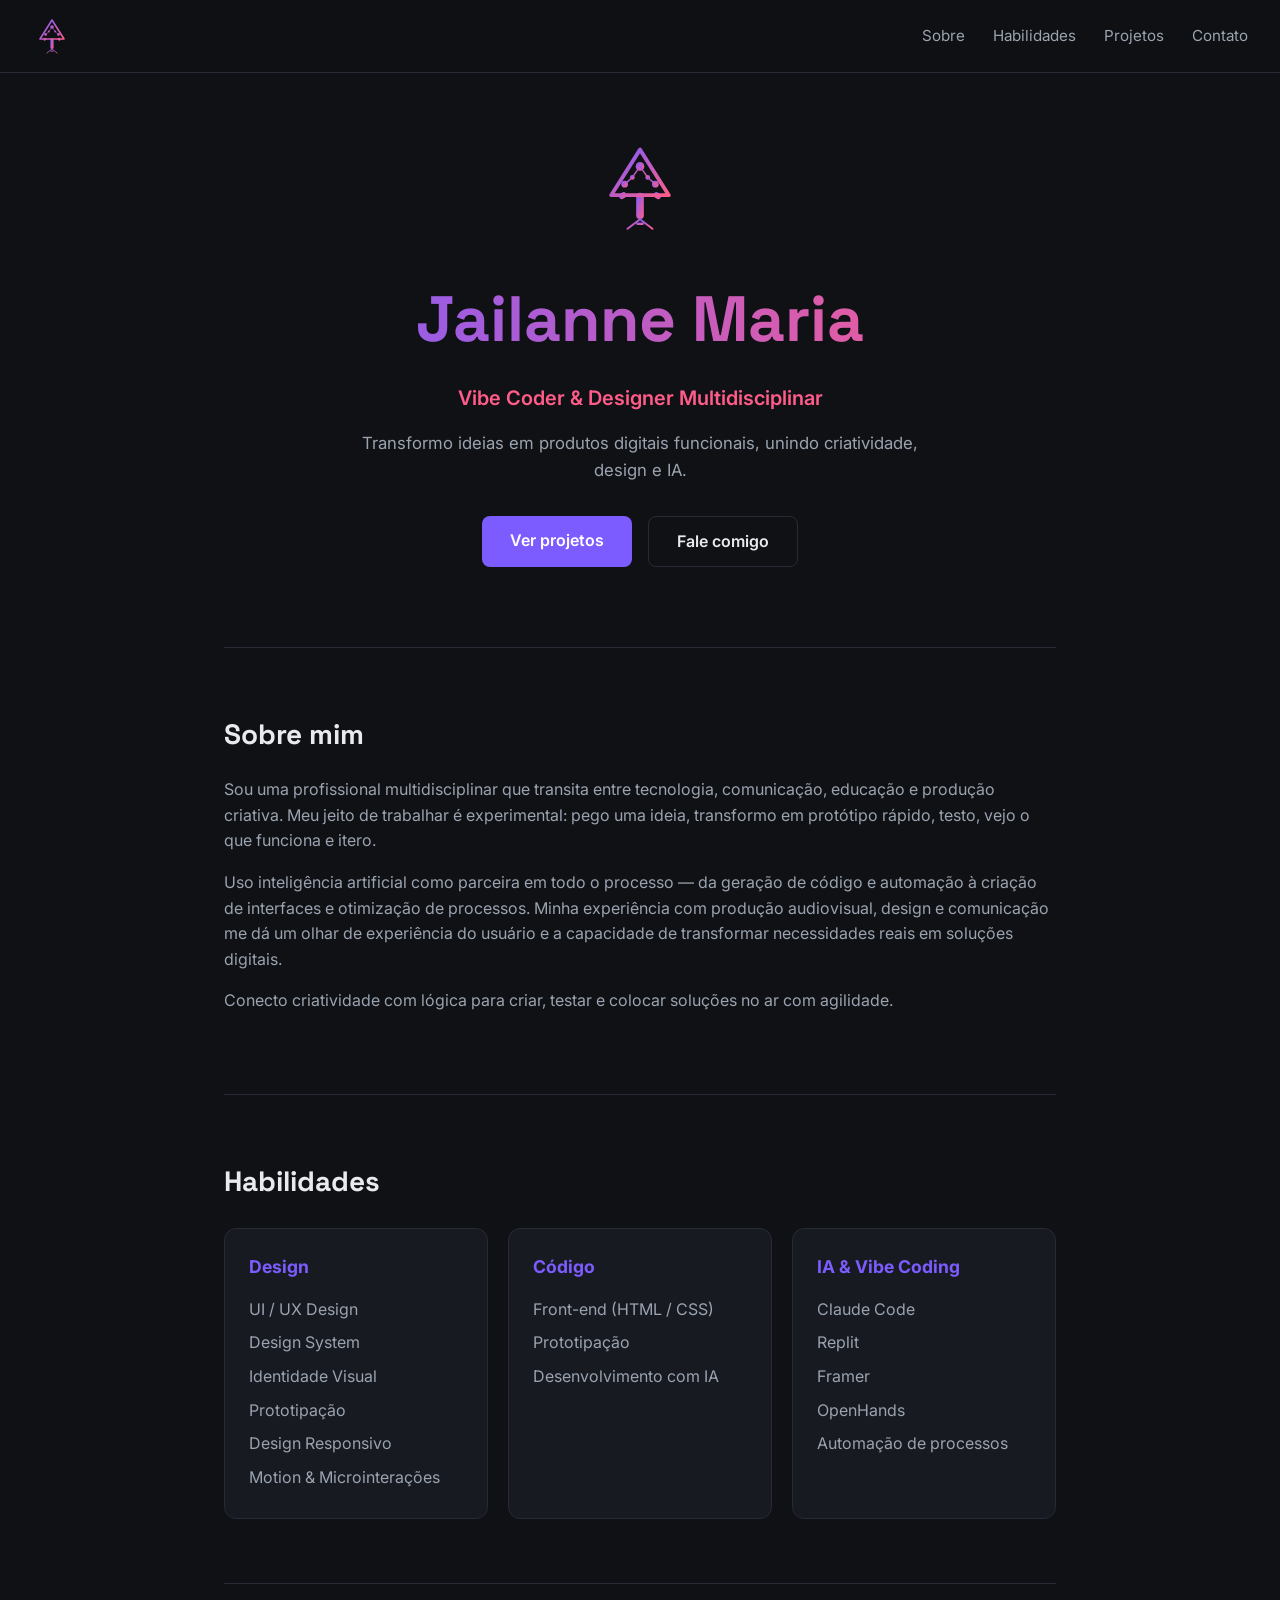
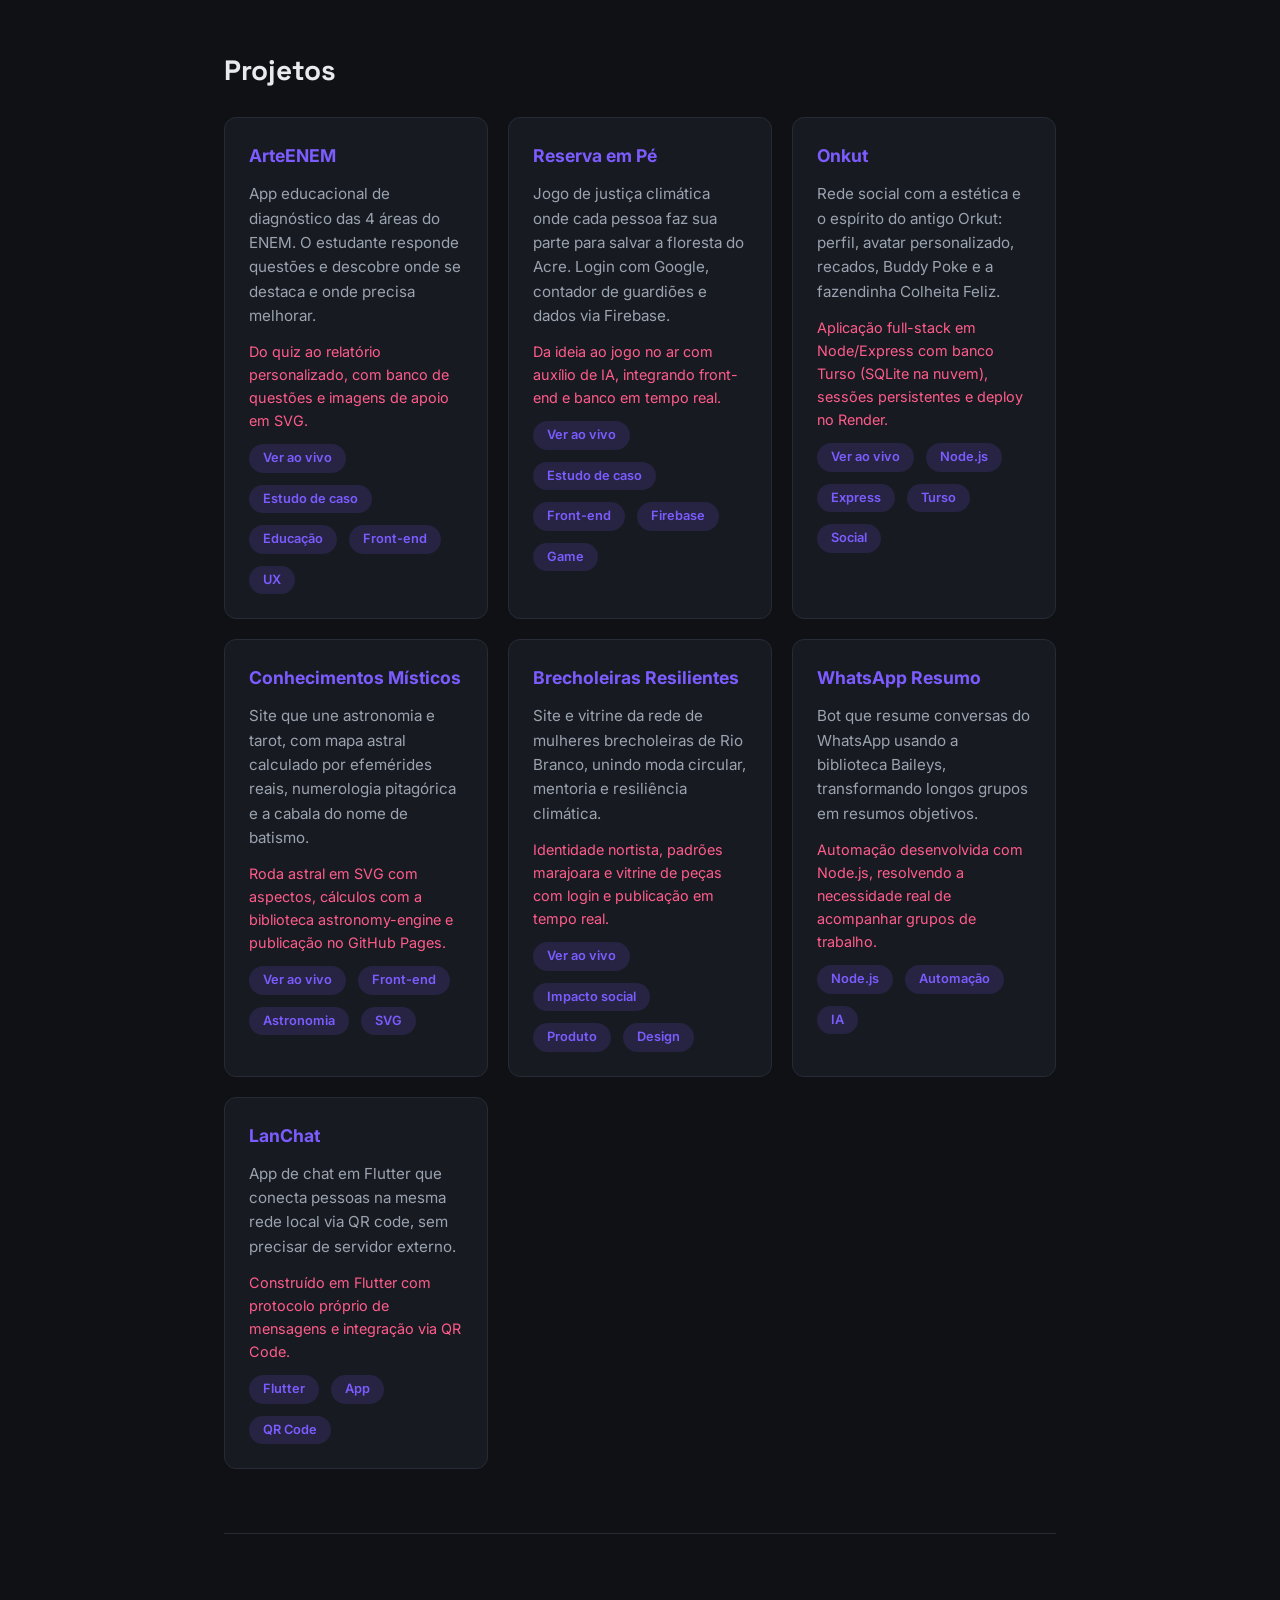
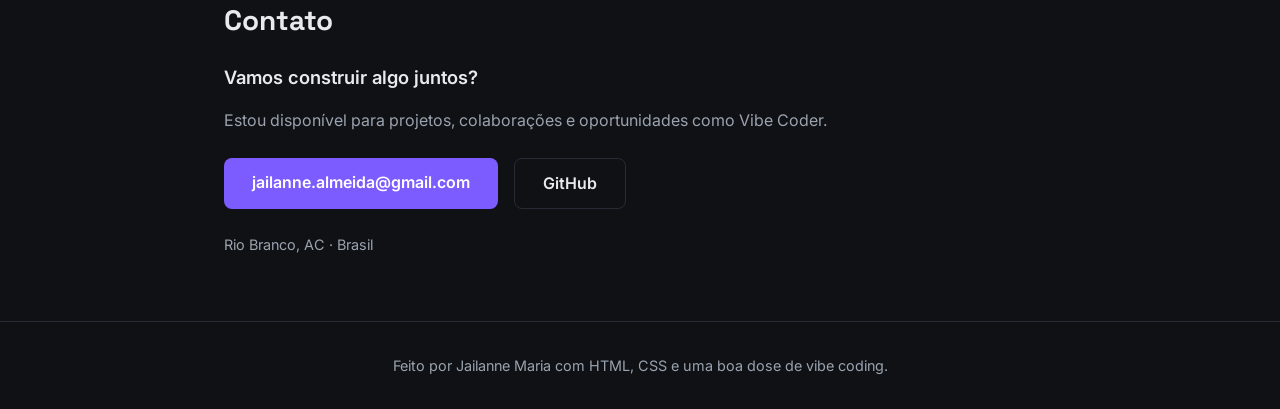
<file: index.html>
<!DOCTYPE html>
<html lang="pt-BR">
<head>
  <meta charset="UTF-8">
  <meta name="viewport" content="width=device-width, initial-scale=1.0">
  <meta name="description" content="Portfólio de Jailanne Maria — Vibe Coder & Designer Multidisciplinar.">
  <title>Jailanne Maria · Vibe Coder & Designer</title>
  <link rel="stylesheet" href="style.css">
  <link rel="preconnect" href="https://fonts.googleapis.com">
  <link rel="preconnect" href="https://fonts.gstatic.com" crossorigin>
  <link href="https://fonts.googleapis.com/css2?family=Inter:wght@400;500;600;700&family=Space+Grotesk:wght@500;700&display=swap" rel="stylesheet">
</head>
<body>

  <header class="nav">
    <a class="nav-logo" href="#top">
      <img src="logo.svg" alt="Logo Jailanne Maria" class="nav-logo-img">
    </a>
    <nav class="nav-links">
      <a href="#sobre">Sobre</a>
      <a href="#habilidades">Habilidades</a>
      <a href="#projetos">Projetos</a>
      <a href="#contato">Contato</a>
    </nav>
  </header>

  <main id="top">
    <section class="hero">
      <img src="logo.svg" alt="Logo Jailanne Maria" class="hero-logo">
      <h1 class="hero-title">Jailanne Maria</h1>
      <p class="hero-role">Vibe Coder &amp; Designer Multidisciplinar</p>
      <p class="hero-desc">Transformo ideias em produtos digitais funcionais, unindo criatividade, design e IA.</p>
      <div class="hero-actions">
        <a class="btn btn-primary" href="#projetos">Ver projetos</a>
        <a class="btn btn-outline" href="#contato">Fale comigo</a>
      </div>
    </section>

    <section id="sobre" class="section">
      <h2 class="section-title">Sobre mim</h2>
      <p class="section-text">
        Sou uma profissional multidisciplinar que transita entre tecnologia, comunicação, educação e produção criativa.
        Meu jeito de trabalhar é experimental: pego uma ideia, transformo em protótipo rápido, testo, vejo o que funciona e itero.
      </p>
      <p class="section-text">
        Uso inteligência artificial como parceira em todo o processo — da geração de código e automação à criação de interfaces
        e otimização de processos. Minha experiência com produção audiovisual, design e comunicação me dá um olhar de experiência
        do usuário e a capacidade de transformar necessidades reais em soluções digitais.
      </p>
      <p class="section-text">
        Conecto criatividade com lógica para criar, testar e colocar soluções no ar com agilidade.
      </p>
    </section>

    <section id="habilidades" class="section">
      <h2 class="section-title">Habilidades</h2>
      <div class="cards">
        <div class="card">
          <h3>Design</h3>
          <ul>
            <li>UI / UX Design</li>
            <li>Design System</li>
            <li>Identidade Visual</li>
            <li>Prototipação</li>
            <li>Design Responsivo</li>
            <li>Motion &amp; Microinterações</li>
          </ul>
        </div>
        <div class="card">
          <h3>Código</h3>
          <ul>
            <li>Front-end (HTML / CSS)</li>
            <li>Prototipação</li>
            <li>Desenvolvimento com IA</li>
          </ul>
        </div>
        <div class="card">
          <h3>IA &amp; Vibe Coding</h3>
          <ul>
            <li>Claude Code</li>
            <li>Replit</li>
            <li>Framer</li>
            <li>OpenHands</li>
            <li>Automação de processos</li>
          </ul>
        </div>
      </div>
    </section>

    <section id="projetos" class="section">
      <h2 class="section-title">Projetos</h2>
      <div class="cards">
        <div class="card project">
          <h3>ArteENEM</h3>
          <p class="project-desc">App educacional de diagnóstico das 4 áreas do ENEM. O estudante responde questões e descobre onde se destaca e onde precisa melhorar.</p>
          <p class="project-process">Do quiz ao relatório personalizado, com banco de questões e imagens de apoio em SVG.</p>
          <a class="tag tag-link" href="https://jailanne-maria.github.io/arteenem/" target="_blank" rel="noopener">Ver ao vivo</a>
          <a class="tag tag-link" href="estudo-caso-arteenem.html">Estudo de caso</a>
          <span class="tag">Educação</span>
          <span class="tag">Front-end</span>
          <span class="tag">UX</span>
        </div>
        <div class="card project">
          <h3>Reserva em Pé</h3>
          <p class="project-desc">Jogo de justiça climática onde cada pessoa faz sua parte para salvar a floresta do Acre. Login com Google, contador de guardiões e dados via Firebase.</p>
          <p class="project-process">Da ideia ao jogo no ar com auxílio de IA, integrando front-end e banco em tempo real.</p>
          <a class="tag tag-link" href="https://jailanne-maria.github.io/justica-climatica/" target="_blank" rel="noopener">Ver ao vivo</a>
          <a class="tag tag-link" href="estudo-caso.html">Estudo de caso</a>
          <span class="tag">Front-end</span>
          <span class="tag">Firebase</span>
          <span class="tag">Game</span>
        </div>
        <div class="card project">
          <h3>Onkut</h3>
          <p class="project-desc">Rede social com a estética e o espírito do antigo Orkut: perfil, avatar personalizado, recados, Buddy Poke e a fazendinha Colheita Feliz.</p>
          <p class="project-process">Aplicação full-stack em Node/Express com banco Turso (SQLite na nuvem), sessões persistentes e deploy no Render.</p>
          <a class="tag tag-link" href="https://onkut.onrender.com" target="_blank" rel="noopener">Ver ao vivo</a>
          <span class="tag">Node.js</span>
          <span class="tag">Express</span>
          <span class="tag">Turso</span>
          <span class="tag">Social</span>
        </div>
        <div class="card project">
          <h3>Conhecimentos Místicos</h3>
          <p class="project-desc">Site que une astronomia e tarot, com mapa astral calculado por efemérides reais, numerologia pitagórica e a cabala do nome de batismo.</p>
          <p class="project-process">Roda astral em SVG com aspectos, cálculos com a biblioteca astronomy-engine e publicação no GitHub Pages.</p>
          <a class="tag tag-link" href="https://jailanne-maria.github.io/conhecimentos-misticos/" target="_blank" rel="noopener">Ver ao vivo</a>
          <span class="tag">Front-end</span>
          <span class="tag">Astronomia</span>
          <span class="tag">SVG</span>
        </div>
        <div class="card project">
          <h3>Brecholeiras Resilientes</h3>
          <p class="project-desc">Site e vitrine da rede de mulheres brecholeiras de Rio Branco, unindo moda circular, mentoria e resiliência climática.</p>
          <p class="project-process">Identidade nortista, padrões marajoara e vitrine de peças com login e publicação em tempo real.</p>
          <a class="tag tag-link" href="https://jailanne-maria.github.io/brecholeiras/" target="_blank" rel="noopener">Ver ao vivo</a>
          <span class="tag">Impacto social</span>
          <span class="tag">Produto</span>
          <span class="tag">Design</span>
        </div>
        <div class="card project">
          <h3>WhatsApp Resumo</h3>
          <p class="project-desc">Bot que resume conversas do WhatsApp usando a biblioteca Baileys, transformando longos grupos em resumos objetivos.</p>
          <p class="project-process">Automação desenvolvida com Node.js, resolvendo a necessidade real de acompanhar grupos de trabalho.</p>
          <span class="tag">Node.js</span>
          <span class="tag">Automação</span>
          <span class="tag">IA</span>
        </div>
        <div class="card project">
          <h3>LanChat</h3>
          <p class="project-desc">App de chat em Flutter que conecta pessoas na mesma rede local via QR code, sem precisar de servidor externo.</p>
          <p class="project-process">Construído em Flutter com protocolo próprio de mensagens e integração via QR Code.</p>
          <span class="tag">Flutter</span>
          <span class="tag">App</span>
          <span class="tag">QR Code</span>
        </div>
      </div>
    </section>

    <section id="contato" class="section">
      <h2 class="section-title">Contato</h2>
      <p class="section-text contact-line">Vamos construir algo juntos?</p>
      <p class="section-text">Estou disponível para projetos, colaborações e oportunidades como Vibe Coder.</p>
      <div class="contact-links">
        <a class="btn btn-primary" href="mailto:jailanne.almeida@gmail.com">jailanne.almeida@gmail.com</a>
        <a class="btn btn-outline" href="https://github.com/jailanne-maria" target="_blank" rel="noopener">GitHub</a>
      </div>      <p class="contact-local">Rio Branco, AC · Brasil</p>
    </section>
  </main>

  <footer class="footer">
    <p>Feito por Jailanne Maria com HTML, CSS e uma boa dose de vibe coding.</p>
  </footer>

</body>
</html>
</file>
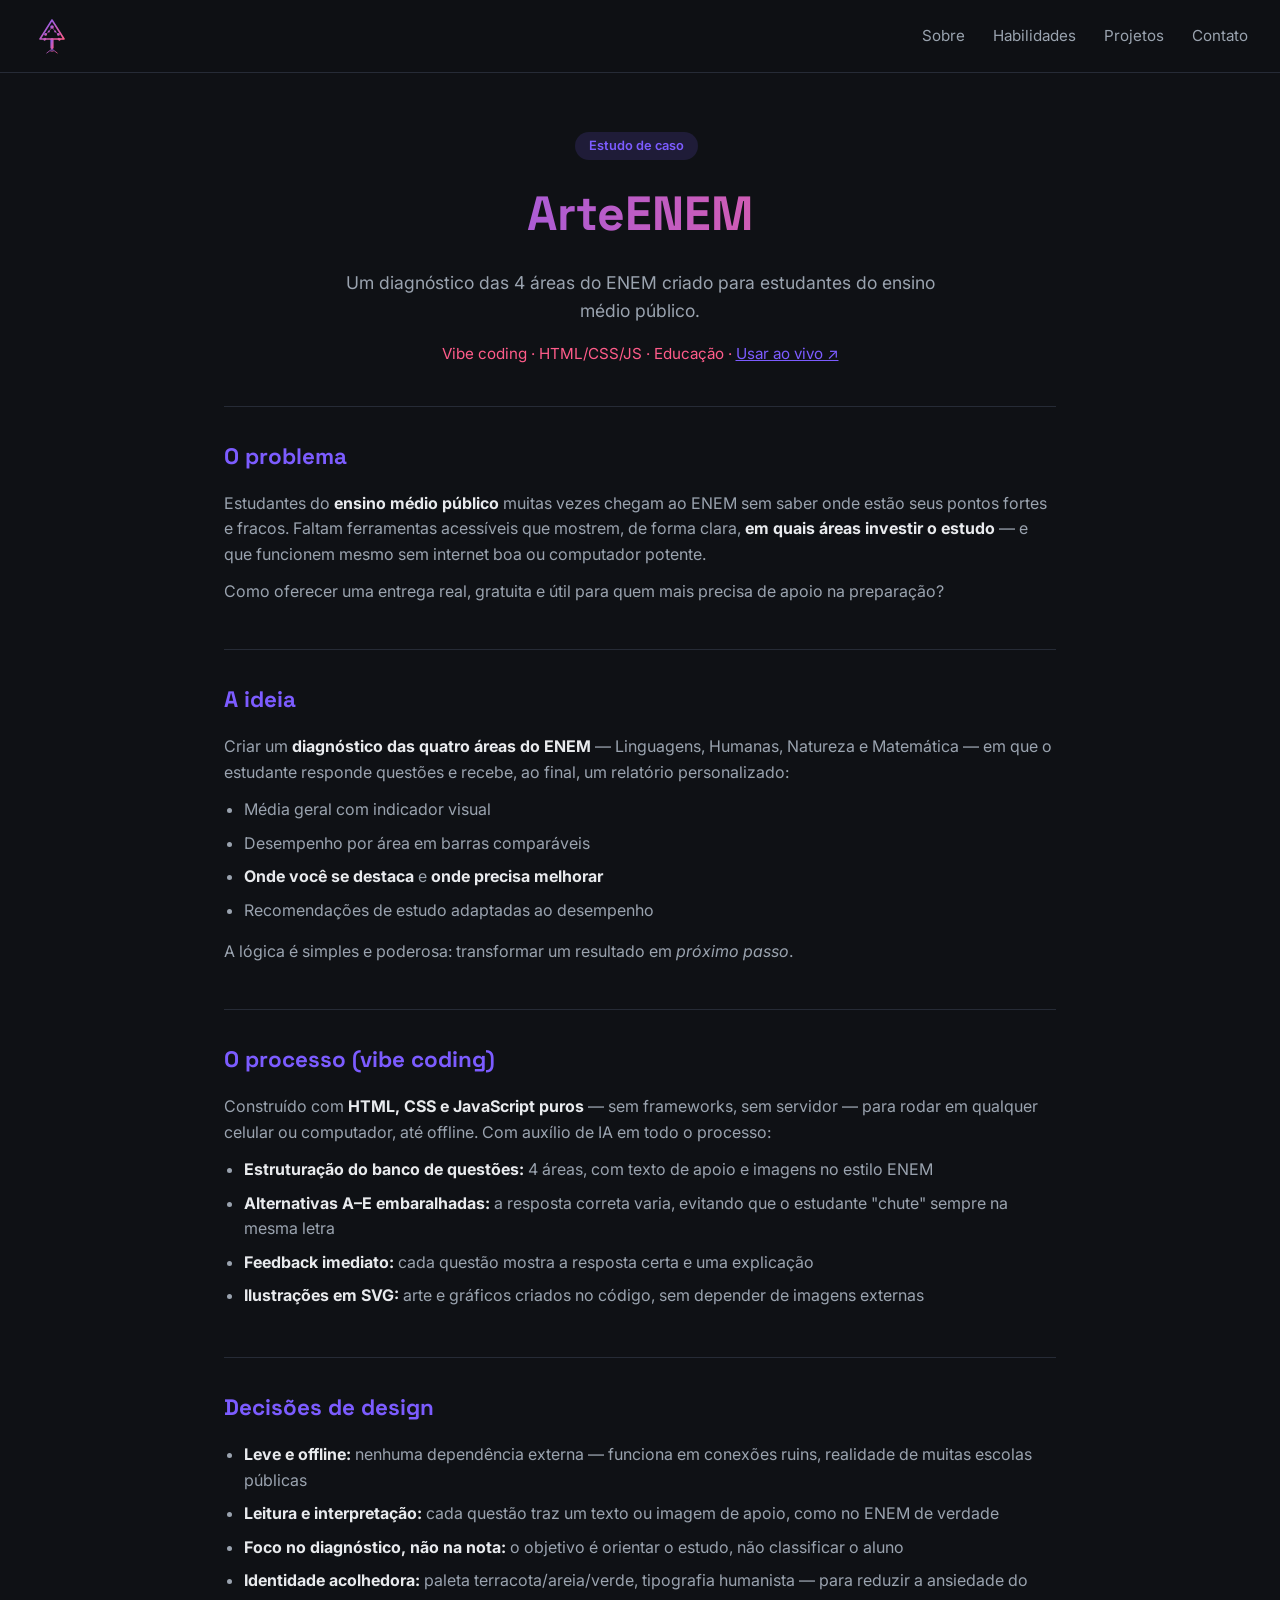
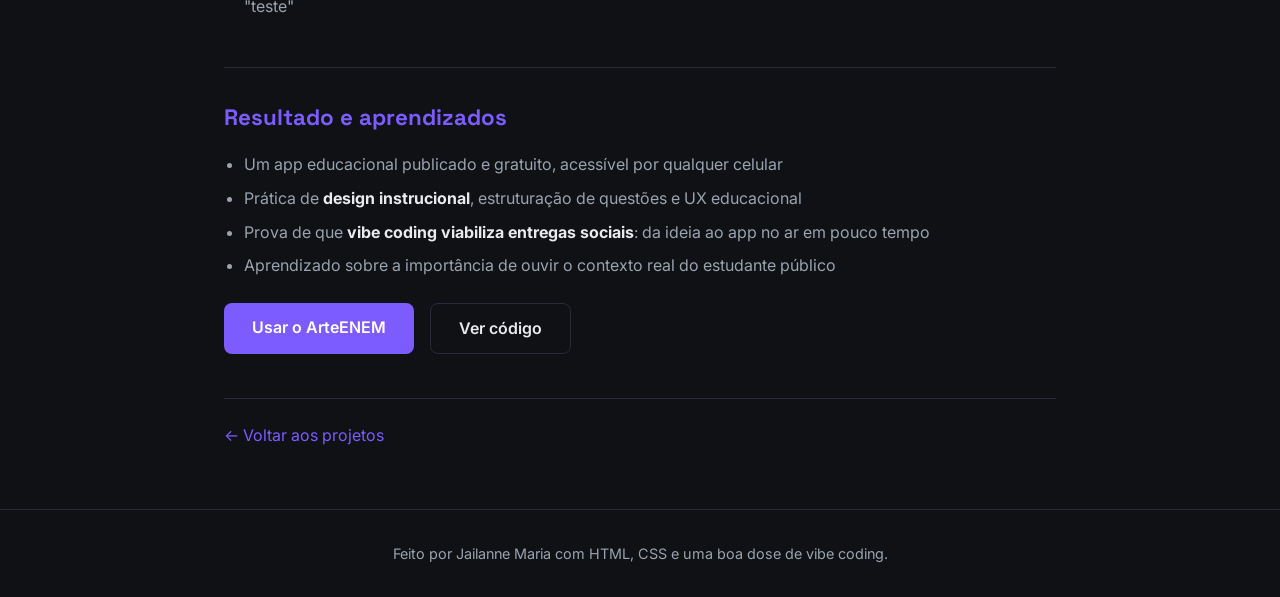
<file: estudo-caso-arteenem.html>
<!DOCTYPE html>
<html lang="pt-BR">
<head>
  <meta charset="UTF-8">
  <meta name="viewport" content="width=device-width, initial-scale=1.0">
  <meta name="description" content="Estudo de caso do ArteENEM — diagnóstico das 4 áreas do ENEM para estudantes do ensino médio público.">
  <title>Estudo de Caso · ArteENEM | Jailanne Maria</title>
  <link rel="stylesheet" href="style.css">
  <link rel="preconnect" href="https://fonts.googleapis.com">
  <link rel="preconnect" href="https://fonts.gstatic.com" crossorigin>
  <link href="https://fonts.googleapis.com/css2?family=Inter:wght@400;500;600;700&family=Space+Grotesk:wght@500;700&display=swap" rel="stylesheet">
</head>
<body>

  <header class="nav">
    <a class="nav-logo" href="index.html">
      <img src="logo.svg" alt="Logo Jailanne Maria" class="nav-logo-img">
    </a>
    <nav class="nav-links">
      <a href="index.html#sobre">Sobre</a>
      <a href="index.html#habilidades">Habilidades</a>
      <a href="index.html#projetos">Projetos</a>
      <a href="index.html#contato">Contato</a>
    </nav>
  </header>

  <main id="top">
    <article class="caso">
      <header class="caso-header">
        <span class="tag">Estudo de caso</span>
        <h1 class="caso-title">ArteENEM</h1>
        <p class="caso-sub">Um diagnóstico das 4 áreas do ENEM criado para estudantes do ensino médio público.</p>
        <p class="caso-meta">Vibe coding · HTML/CSS/JS · Educação · <a href="https://jailanne-maria.github.io/arteenem/" target="_blank" rel="noopener">Usar ao vivo ↗</a></p>
      </header>

      <section class="caso-block">
        <h2>O problema</h2>
        <p>Estudantes do <strong>ensino médio público</strong> muitas vezes chegam ao ENEM sem saber onde estão seus pontos fortes e fracos. Faltam ferramentas acessíveis que mostrem, de forma clara, <strong>em quais áreas investir o estudo</strong> — e que funcionem mesmo sem internet boa ou computador potente.</p>
        <p>Como oferecer uma entrega real, gratuita e útil para quem mais precisa de apoio na preparação?</p>
      </section>

      <section class="caso-block">
        <h2>A ideia</h2>
        <p>Criar um <strong>diagnóstico das quatro áreas do ENEM</strong> — Linguagens, Humanas, Natureza e Matemática — em que o estudante responde questões e recebe, ao final, um relatório personalizado:</p>
        <ul class="caso-list">
          <li>Média geral com indicador visual</li>
          <li>Desempenho por área em barras comparáveis</li>
          <li><strong>Onde você se destaca</strong> e <strong>onde precisa melhorar</strong></li>
          <li>Recomendações de estudo adaptadas ao desempenho</li>
        </ul>
        <p>A lógica é simples e poderosa: transformar um resultado em <em>próximo passo</em>.</p>
      </section>

      <section class="caso-block">
        <h2>O processo (vibe coding)</h2>
        <p>Construído com <strong>HTML, CSS e JavaScript puros</strong> — sem frameworks, sem servidor — para rodar em qualquer celular ou computador, até offline. Com auxílio de IA em todo o processo:</p>
        <ul class="caso-list">
          <li><strong>Estruturação do banco de questões:</strong> 4 áreas, com texto de apoio e imagens no estilo ENEM</li>
          <li><strong>Alternativas A–E embaralhadas:</strong> a resposta correta varia, evitando que o estudante "chute" sempre na mesma letra</li>
          <li><strong>Feedback imediato:</strong> cada questão mostra a resposta certa e uma explicação</li>
          <li><strong>Ilustrações em SVG:</strong> arte e gráficos criados no código, sem depender de imagens externas</li>
        </ul>
      </section>

      <section class="caso-block">
        <h2>Decisões de design</h2>
        <ul class="caso-list">
          <li><strong>Leve e offline:</strong> nenhuma dependência externa — funciona em conexões ruins, realidade de muitas escolas públicas</li>
          <li><strong>Leitura e interpretação:</strong> cada questão traz um texto ou imagem de apoio, como no ENEM de verdade</li>
          <li><strong>Foco no diagnóstico, não na nota:</strong> o objetivo é orientar o estudo, não classificar o aluno</li>
          <li><strong>Identidade acolhedora:</strong> paleta terracota/areia/verde, tipografia humanista — para reduzir a ansiedade do "teste"</li>
        </ul>
      </section>

      <section class="caso-block">
        <h2>Resultado e aprendizados</h2>
        <ul class="caso-list">
          <li>Um app educacional publicado e gratuito, acessível por qualquer celular</li>
          <li>Prática de <strong>design instrucional</strong>, estruturação de questões e UX educacional</li>
          <li>Prova de que <strong>vibe coding viabiliza entregas sociais</strong>: da ideia ao app no ar em pouco tempo</li>
          <li>Aprendizado sobre a importância de ouvir o contexto real do estudante público</li>
        </ul>
        <p class="caso-cta">
          <a class="btn btn-primary" href="https://jailanne-maria.github.io/arteenem/" target="_blank" rel="noopener">Usar o ArteENEM</a>
          <a class="btn btn-outline" href="https://github.com/jailanne-maria/arteenem" target="_blank" rel="noopener">Ver código</a>
        </p>
      </section>

      <p class="caso-back"><a href="index.html#projetos">← Voltar aos projetos</a></p>
    </article>
  </main>

  <footer class="footer">
    <p>Feito por Jailanne Maria com HTML, CSS e uma boa dose de vibe coding.</p>
  </footer>

</body>
</html>
</file>
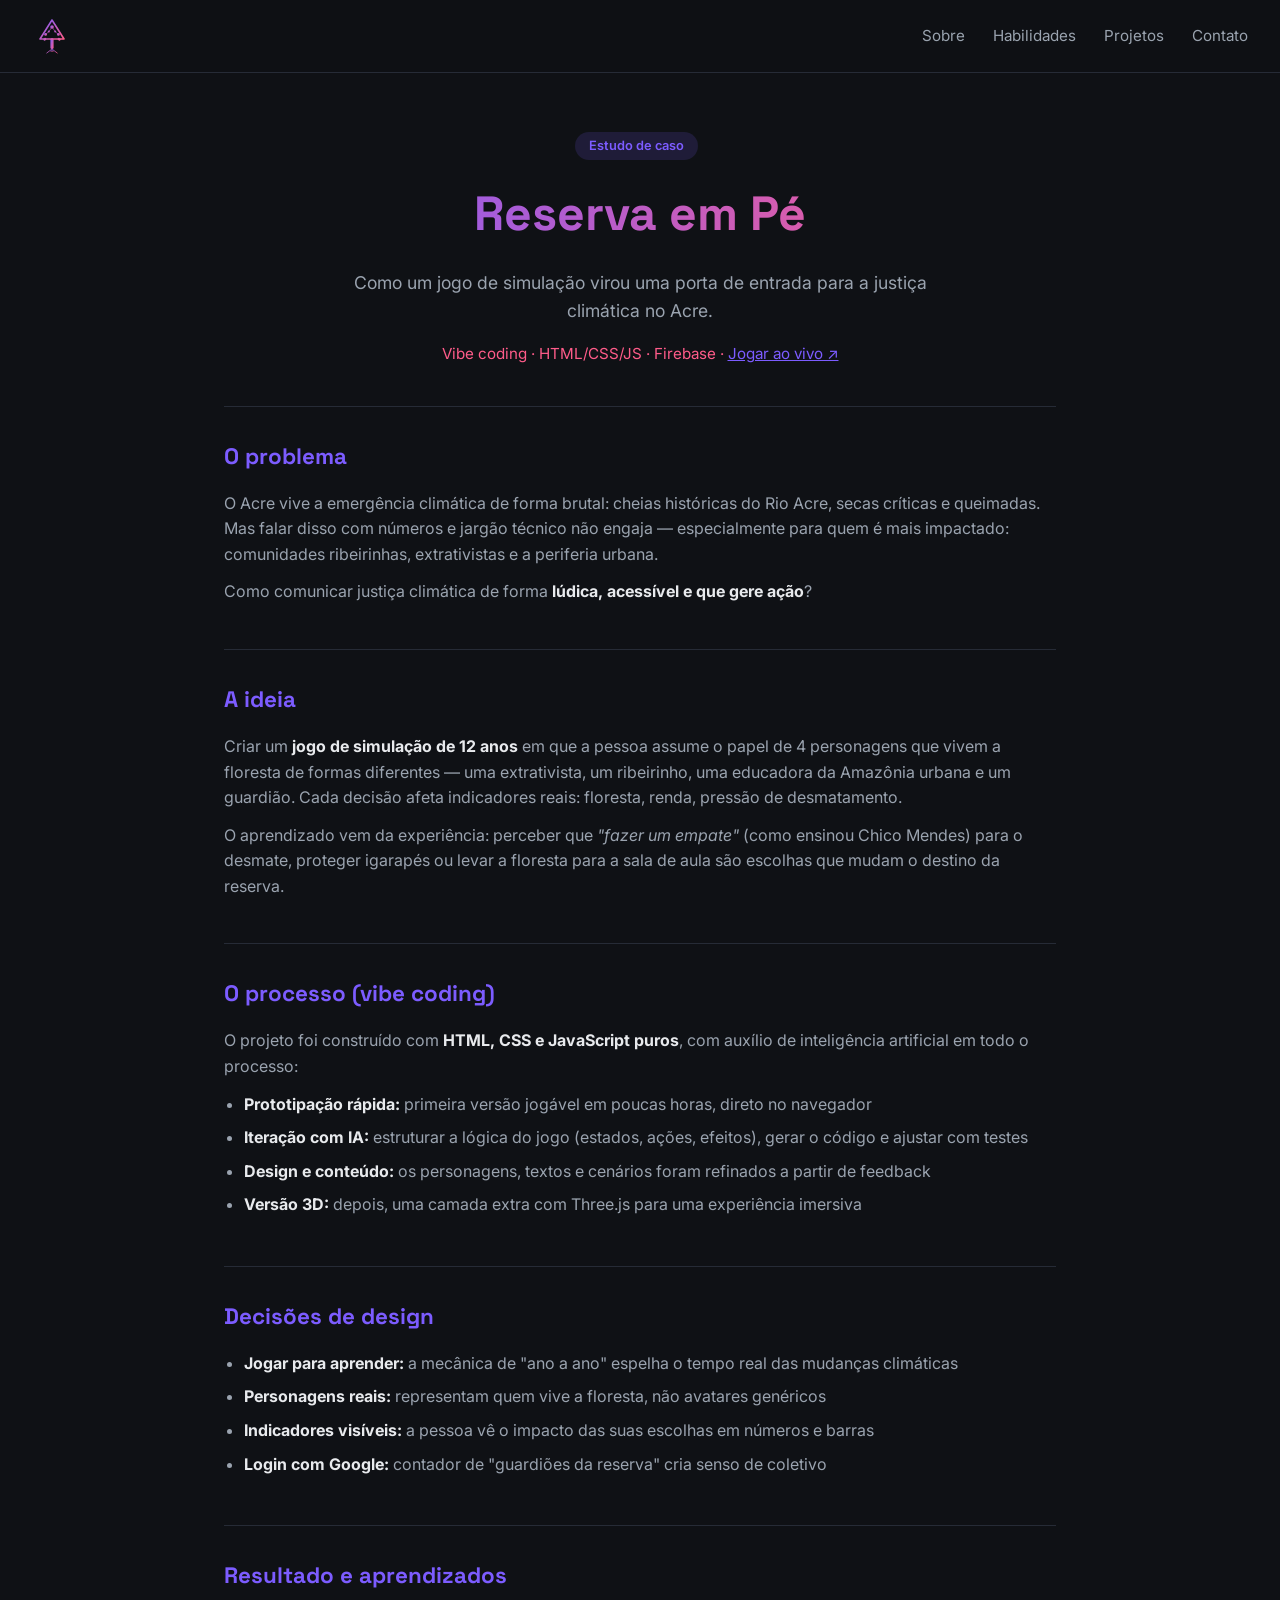
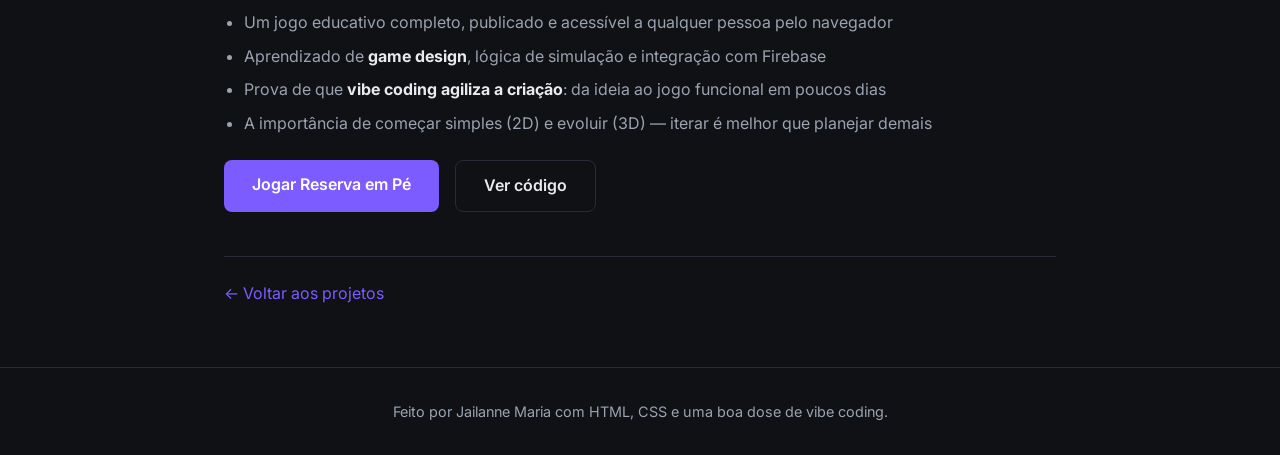
<file: estudo-caso.html>
<!DOCTYPE html>
<html lang="pt-BR">
<head>
  <meta charset="UTF-8">
  <meta name="viewport" content="width=device-width, initial-scale=1.0">
  <meta name="description" content="Estudo de caso do Reserva em Pé — jogo de justiça climática do Acre.">
  <title>Estudo de Caso · Reserva em Pé | Jailanne Maria</title>
  <link rel="stylesheet" href="style.css">
  <link rel="preconnect" href="https://fonts.googleapis.com">
  <link rel="preconnect" href="https://fonts.gstatic.com" crossorigin>
  <link href="https://fonts.googleapis.com/css2?family=Inter:wght@400;500;600;700&family=Space+Grotesk:wght@500;700&display=swap" rel="stylesheet">
</head>
<body>

  <header class="nav">
    <a class="nav-logo" href="index.html">
      <img src="logo.svg" alt="Logo Jailanne Maria" class="nav-logo-img">
    </a>
    <nav class="nav-links">
      <a href="index.html#sobre">Sobre</a>
      <a href="index.html#habilidades">Habilidades</a>
      <a href="index.html#projetos">Projetos</a>
      <a href="index.html#contato">Contato</a>
    </nav>
  </header>

  <main id="top">
    <article class="caso">
      <header class="caso-header">
        <span class="tag">Estudo de caso</span>
        <h1 class="caso-title">Reserva em Pé</h1>
        <p class="caso-sub">Como um jogo de simulação virou uma porta de entrada para a justiça climática no Acre.</p>
        <p class="caso-meta">Vibe coding · HTML/CSS/JS · Firebase · <a href="https://jailanne-maria.github.io/justica-climatica/" target="_blank" rel="noopener">Jogar ao vivo ↗</a></p>
      </header>

      <section class="caso-block">
        <h2>O problema</h2>
        <p>O Acre vive a emergência climática de forma brutal: cheias históricas do Rio Acre, secas críticas e queimadas. Mas falar disso com números e jargão técnico não engaja — especialmente para quem é mais impactado: comunidades ribeirinhas, extrativistas e a periferia urbana.</p>
        <p>Como comunicar justiça climática de forma <strong>lúdica, acessível e que gere ação</strong>?</p>
      </section>

      <section class="caso-block">
        <h2>A ideia</h2>
        <p>Criar um <strong>jogo de simulação de 12 anos</strong> em que a pessoa assume o papel de 4 personagens que vivem a floresta de formas diferentes — uma extrativista, um ribeirinho, uma educadora da Amazônia urbana e um guardião. Cada decisão afeta indicadores reais: floresta, renda, pressão de desmatamento.</p>
        <p>O aprendizado vem da experiência: perceber que <em>"fazer um empate"</em> (como ensinou Chico Mendes) para o desmate, proteger igarapés ou levar a floresta para a sala de aula são escolhas que mudam o destino da reserva.</p>
      </section>

      <section class="caso-block">
        <h2>O processo (vibe coding)</h2>
        <p>O projeto foi construído com <strong>HTML, CSS e JavaScript puros</strong>, com auxílio de inteligência artificial em todo o processo:</p>
        <ul class="caso-list">
          <li><strong>Prototipação rápida:</strong> primeira versão jogável em poucas horas, direto no navegador</li>
          <li><strong>Iteração com IA:</strong> estruturar a lógica do jogo (estados, ações, efeitos), gerar o código e ajustar com testes</li>
          <li><strong>Design e conteúdo:</strong> os personagens, textos e cenários foram refinados a partir de feedback</li>
          <li><strong>Versão 3D:</strong> depois, uma camada extra com Three.js para uma experiência imersiva</li>
        </ul>
      </section>

      <section class="caso-block">
        <h2>Decisões de design</h2>
        <ul class="caso-list">
          <li><strong>Jogar para aprender:</strong> a mecânica de "ano a ano" espelha o tempo real das mudanças climáticas</li>
          <li><strong>Personagens reais:</strong> representam quem vive a floresta, não avatares genéricos</li>
          <li><strong>Indicadores visíveis:</strong> a pessoa vê o impacto das suas escolhas em números e barras</li>
          <li><strong>Login com Google:</strong> contador de "guardiões da reserva" cria senso de coletivo</li>
        </ul>
      </section>

      <section class="caso-block">
        <h2>Resultado e aprendizados</h2>
        <ul class="caso-list">
          <li>Um jogo educativo completo, publicado e acessível a qualquer pessoa pelo navegador</li>
          <li>Aprendizado de <strong>game design</strong>, lógica de simulação e integração com Firebase</li>
          <li>Prova de que <strong>vibe coding agiliza a criação</strong>: da ideia ao jogo funcional em poucos dias</li>
          <li>A importância de começar simples (2D) e evoluir (3D) — iterar é melhor que planejar demais</li>
        </ul>
        <p class="caso-cta">
          <a class="btn btn-primary" href="https://jailanne-maria.github.io/justica-climatica/" target="_blank" rel="noopener">Jogar Reserva em Pé</a>
          <a class="btn btn-outline" href="https://github.com/jailanne-maria/justica-climatica" target="_blank" rel="noopener">Ver código</a>
        </p>
      </section>

      <p class="caso-back"><a href="index.html#projetos">← Voltar aos projetos</a></p>
    </article>
  </main>

  <footer class="footer">
    <p>Feito por Jailanne Maria com HTML, CSS e uma boa dose de vibe coding.</p>
  </footer>

</body>
</html>
</file>
<file: style.css>
:root {
  --bg: #0f1115;
  --bg-card: #171a21;
  --text: #e8eaed;
  --muted: #9aa3af;
  --accent: #7c5cff;
  --accent-2: #ff5c8a;
  --border: #262b36;
}

* {
  margin: 0;
  padding: 0;
  box-sizing: border-box;
}

html {
  scroll-behavior: smooth;
}

body {
  background: var(--bg);
  color: var(--text);
  font-family: 'Inter', sans-serif;
  line-height: 1.6;
}

.nav {
  position: fixed;
  top: 0;
  left: 0;
  right: 0;
  display: flex;
  justify-content: space-between;
  align-items: center;
  padding: 16px 32px;
  background: rgba(15, 17, 21, 0.85);
  backdrop-filter: blur(8px);
  z-index: 10;
  border-bottom: 1px solid var(--border);
}

.nav-logo {
  font-family: 'Space Grotesk', sans-serif;
  font-weight: 700;
  font-size: 1.25rem;
  color: var(--accent);
  text-decoration: none;
  display: flex;
  align-items: center;
}

.nav-logo-img {
  height: 40px;
  width: auto;
}

.hero-logo {
  width: 96px;
  height: auto;
  margin-bottom: 24px;
}

.nav-links a {
  color: var(--muted);
  text-decoration: none;
  margin-left: 24px;
  font-size: 0.95rem;
  transition: color 0.2s;
}

.nav-links a:hover {
  color: var(--accent-2);
}

main {
  max-width: 880px;
  margin: 0 auto;
  padding: 0 24px;
}

.hero {
  padding: 140px 0 80px;
  text-align: center;
}

.hero-title {
  font-family: 'Space Grotesk', sans-serif;
  font-size: clamp(2.5rem, 6vw, 4rem);
  background: linear-gradient(90deg, var(--accent), var(--accent-2));
  -webkit-background-clip: text;
  background-clip: text;
  -webkit-text-fill-color: transparent;
  color: transparent;
}

.hero-role {
  font-size: 1.25rem;
  color: var(--accent-2);
  margin-top: 12px;
  font-weight: 600;
}

.hero-desc {
  color: var(--muted);
  margin-top: 16px;
  font-size: 1.05rem;
  max-width: 560px;
  margin-left: auto;
  margin-right: auto;
}

.hero-actions {
  margin-top: 32px;
  display: flex;
  gap: 16px;
  justify-content: center;
  flex-wrap: wrap;
}

.btn {
  display: inline-block;
  padding: 12px 28px;
  border-radius: 8px;
  font-weight: 600;
  text-decoration: none;
  transition: transform 0.15s, opacity 0.15s;
}

.btn:hover {
  transform: translateY(-2px);
}

.btn-primary {
  background: var(--accent);
  color: #fff;
}

.btn-primary:hover {
  opacity: 0.9;
}

.btn-outline {
  border: 1px solid var(--border);
  color: var(--text);
}

.btn-outline:hover {
  border-color: var(--accent);
}

.section {
  padding: 64px 0;
  border-top: 1px solid var(--border);
}

.section-title {
  font-family: 'Space Grotesk', sans-serif;
  font-size: 1.75rem;
  margin-bottom: 20px;
}

.section-text {
  color: var(--muted);
  margin-bottom: 16px;
}

.cards {
  display: grid;
  grid-template-columns: repeat(auto-fit, minmax(260px, 1fr));
  gap: 20px;
  margin-top: 24px;
}

.card {
  background: var(--bg-card);
  border: 1px solid var(--border);
  border-radius: 12px;
  padding: 24px;
}

.card h3 {
  font-size: 1.1rem;
  margin-bottom: 12px;
  color: var(--accent);
}

.card ul {
  list-style: none;
}

.card li {
  color: var(--muted);
  padding: 4px 0;
}

.project-desc {
  color: var(--muted);
  font-size: 0.95rem;
}

.project-process {
  color: var(--accent-2);
  font-size: 0.9rem;
  margin-top: 12px;
}

.tag {
  display: inline-block;
  background: rgba(124, 92, 255, 0.15);
  color: var(--accent);
  border-radius: 999px;
  padding: 4px 14px;
  font-size: 0.8rem;
  font-weight: 600;
  margin: 12px 8px 0 0;
  text-decoration: none;
}

.tag-link:hover {
  background: rgba(124, 92, 255, 0.3);
}

.contact-line {
  color: var(--text);
  font-size: 1.15rem;
  font-weight: 600;
}

.contact-links {
  display: flex;
  gap: 16px;
  flex-wrap: wrap;
  margin: 24px 0;
}

.contact-local {
  color: var(--muted);
  font-size: 0.9rem;
}

.footer {
  border-top: 1px solid var(--border);
  text-align: center;
  padding: 32px;
  color: var(--muted);
  font-size: 0.9rem;
}

@media (max-width: 600px) {
  .nav-links a {
    margin-left: 14px;
    font-size: 0.85rem;
  }

  .hero {
    padding-top: 110px;
  }
}

.caso {
  padding: 120px 0 60px;
}

.caso-header {
  text-align: center;
  padding-bottom: 40px;
}

.caso-title {
  font-family: 'Space Grotesk', sans-serif;
  font-size: clamp(2rem, 5vw, 3rem);
  margin-top: 16px;
  background: linear-gradient(90deg, var(--accent), var(--accent-2));
  -webkit-background-clip: text;
  background-clip: text;
  -webkit-text-fill-color: transparent;
  color: transparent;
}

.caso-sub {
  color: var(--muted);
  font-size: 1.1rem;
  max-width: 620px;
  margin: 16px auto 0;
}

.caso-meta {
  color: var(--accent-2);
  margin-top: 16px;
  font-size: 0.95rem;
}

.caso-meta a {
  color: var(--accent);
}

.caso-block {
  border-top: 1px solid var(--border);
  padding: 32px 0;
}

.caso-block h2 {
  font-family: 'Space Grotesk', sans-serif;
  font-size: 1.4rem;
  color: var(--accent);
  margin-bottom: 16px;
}

.caso-block p {
  color: var(--muted);
  margin-bottom: 12px;
}

.caso-block strong {
  color: var(--text);
}

.caso-list {
  color: var(--muted);
  padding-left: 20px;
  margin-bottom: 16px;
}

.caso-list li {
  margin-bottom: 8px;
}

.caso-cta {
  display: flex;
  gap: 16px;
  flex-wrap: wrap;
  margin-top: 24px;
}

.caso-back {
  border-top: 1px solid var(--border);
  padding-top: 24px;
}

.caso-back a {
  color: var(--accent);
  text-decoration: none;
}
</file>
